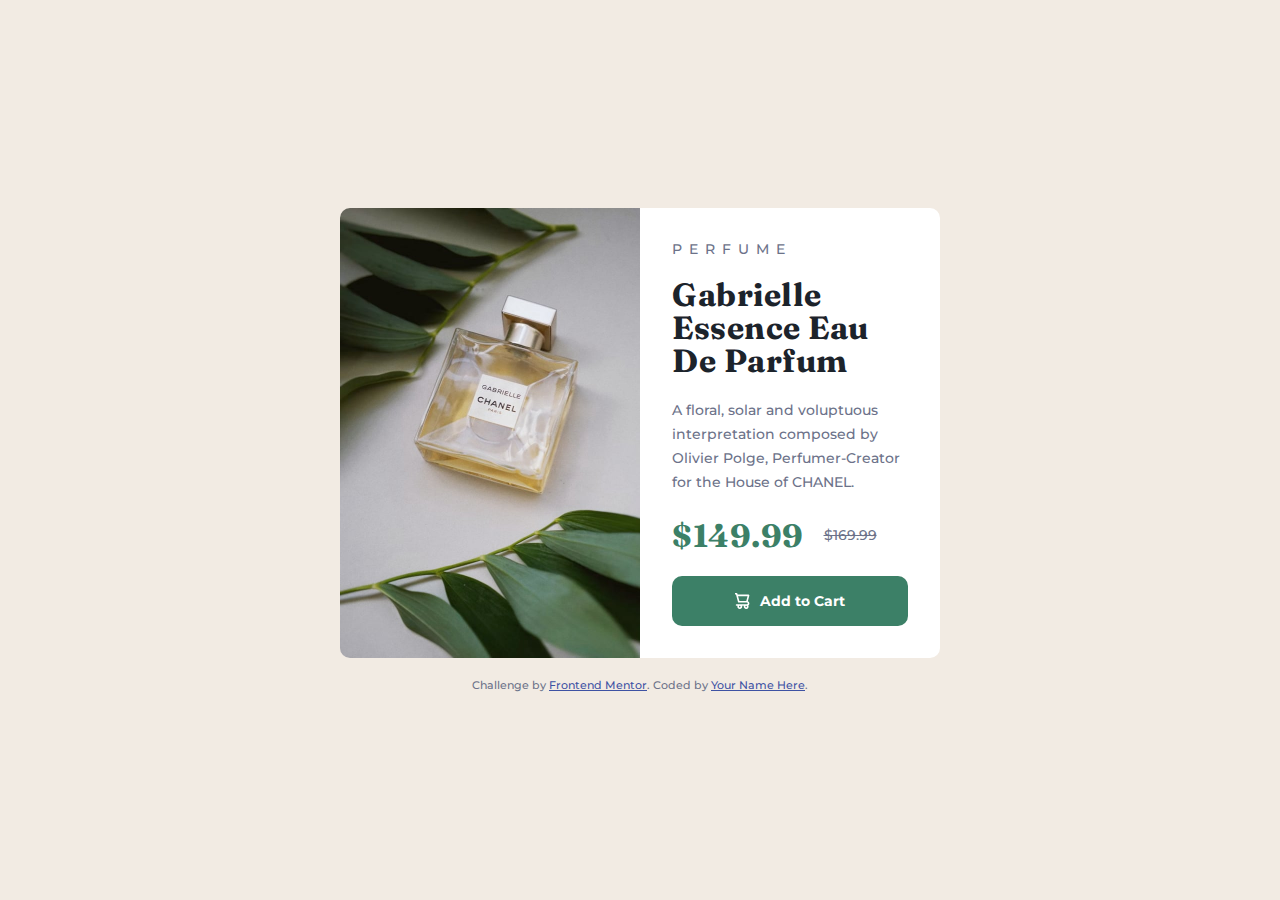
<file: product-preview-card-component-main/index.html>
<!DOCTYPE html>
<html lang="en">
  <head>
    <meta charset="UTF-8" />
    <meta name="viewport" content="width=device-width, initial-scale=1.0" />
    <link
      rel="icon"
      type="image/png"
      sizes="32x32"
      href="./images/favicon-32x32.png" />

    <title>Frontend Mentor | Product preview card component</title>
    <link rel="preconnect" href="https://fonts.googleapis.com" />
    <link rel="preconnect" href="https://fonts.gstatic.com" crossorigin />
    <link
      href="https://fonts.googleapis.com/css2?family=Fraunces:wght@700&family=Montserrat:wght@500;700&display=swap"
      rel="stylesheet" />
    <link rel="stylesheet" href="./style.css" />

    <style>
      .attribution {
        font-size: 11px;
        text-align: center;
      }
      .attribution a {
        color: hsl(228, 45%, 44%);
      }
    </style>
  </head>
  <body>
    <section class="card">
      <div class="card__left">
        <img
          src="./images/image-product-desktop.jpg"
          alt="Perfume Gabrielle Essence Eau De Parfum photo" />
      </div>
      <div class="card__right">
        <div class="card__topic">Perfume</div>
        <h1 class="card__title">Gabrielle Essence Eau De Parfum</h1>
        <p class="card__description">
          A floral, solar and voluptuous interpretation composed by Olivier
          Polge, Perfumer-Creator for the House of CHANEL.
        </p>
        <div class="card__price">
          <span class="card__price-discont">$149.99</span>
          <span class="card__price-full">$169.99</span>
        </div>
        <button class="card__button">
          <img src="./images/icon-cart.svg" alt="Cart" />
          Add to Cart
        </button>
      </div>
    </section>

    <div class="attribution">
      Challenge by
      <a href="https://www.frontendmentor.io?ref=challenge" target="_blank"
        >Frontend Mentor</a
      >. Coded by <a href="#">Your Name Here</a>.
    </div>
  </body>
</html>
</file>
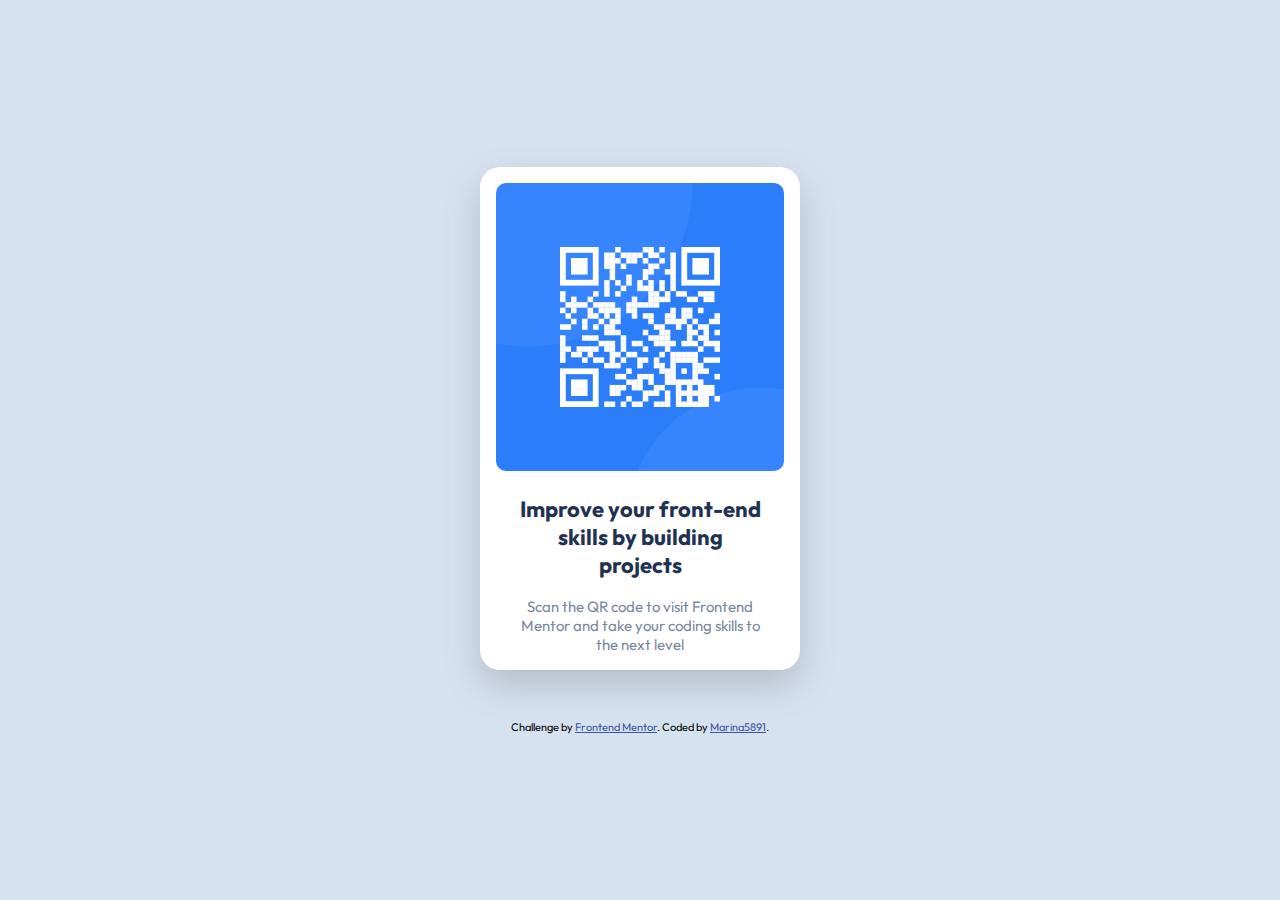
<file: qr-code-component-main/index.html>
<!DOCTYPE html>
<html lang="en">
<head>
  <meta charset="UTF-8">
  <meta name="viewport" content="width=device-width, initial-scale=1.0"> <!-- displays site properly based on user's device -->

  <link rel="icon" type="image/png" sizes="32x32" href="./images/favicon-32x32.png">
  
  <title>Frontend Mentor | QR code component</title>

  <!-- Feel free to remove these styles or customise in your own stylesheet 👍 -->
  <style>
    .attribution { font-size: 11px; text-align: center;}
    .attribution a { color: hsl(228, 45%, 44%); }
  </style>
  <link rel="stylesheet" href="./css/style.css">
</head>
<body>

  <div class="qrcode">
    <div class="qrcode-image">
      <img src="./images/image-qr-code.png" alt="QR code">
    </div>
    <div class="qrcode-description">
      <h3 class="qrcode-title">Improve your front-end skills by building projects</h3>
      <p class="qrcode-text">Scan the QR code to visit Frontend Mentor and take your coding skills to the next level</p>
    </div>
    
  </div>
  
  <div class="attribution">
    Challenge by <a href="https://www.frontendmentor.io?ref=challenge" target="_blank">Frontend Mentor</a>. 
    Coded by <a href="https://github.com/Marina5891">Marina5891</a>.
  </div>
</body>
</html>
</file>
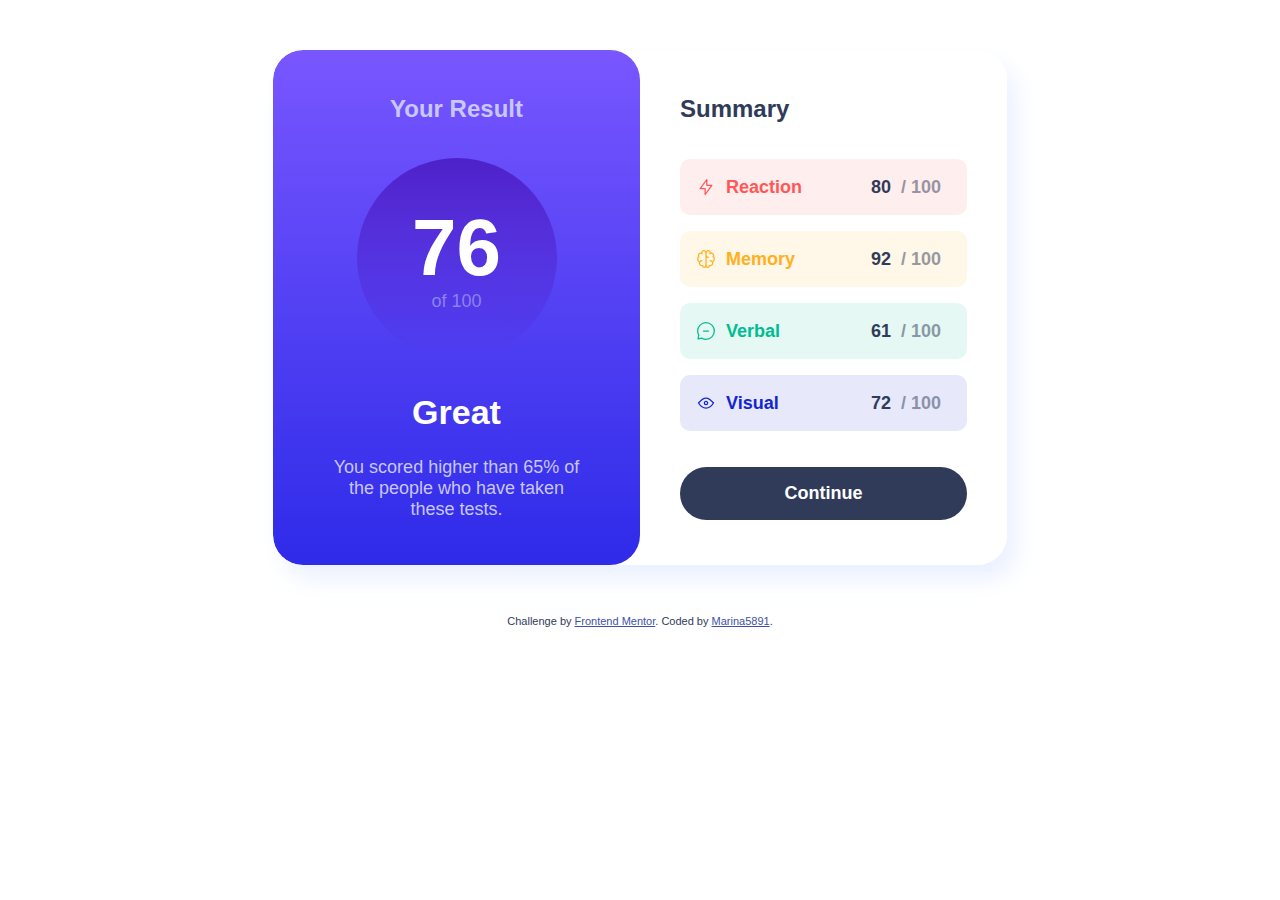
<file: results-summary-component-main/index.html>
<!DOCTYPE html>
<html lang="en">
<head>
  <meta charset="UTF-8">
  <meta name="viewport" content="width=device-width, initial-scale=1.0"> <!-- displays site properly based on user's device -->

  <link rel="icon" type="image/png" sizes="32x32" href="./assets/images/favicon-32x32.png">
  
  <title>Frontend Mentor | Results summary component</title>

  <link rel="stylesheet" href="./css/style.css">
  <style>
    .attribution { font-size: 11px; text-align: center; }
    .attribution a { color: hsl(228, 45%, 44%); }
  </style>
</head>
<body>

  <div class="result-card">
    
    <section class="results">

      <h3 class="result-card_title">Your Result</h3>
    
      <div class="results-scores">
        <span>76</span><span>of 100</span>  
      </div>
      
      <div class="results-description"> 
        <div class="results-grade">Great</div>
        <p class="results-text">You scored higher than 65% of the people who have taken these tests.</p>
      </div>

    </section>

    <section class="summary">
      <h3 class="result-card_title">Summary</h3>

      <ul class="summary-list">

        <li class="summary-item reaction">
          <div>
            <span class="summary-icon">
              <img src="./assets/images/icon-reaction.svg" alt="reaction icon">
            </span>
            <span>Reaction</span>
          </div>
          <div>
            <span class="summary-my-scores">80</span>
            <span class="summary-all-scores">/ 100</span>
          </div>
        </li>

        <li class="summary-item memory">
          <div>
            <span class="summary-icon">
              <img src="./assets/images/icon-memory.svg" alt="memory icon">
            </span>Memory
          </div>
          <div>
            <span class="summary-my-scores">92</span>
            <span class="summary-all-scores">/ 100</span>
          </div>         
        </li>

        <li class="summary-item verbal">
          <div>
            <span class="summary-icon">
              <img src="./assets/images/icon-verbal.svg" alt="verbal icon">
            </span>Verbal
          </div>
          <div>
            <span class="summary-my-scores">61</span>
            <span class="summary-all-scores">/ 100</span>
          </div>
          
        </li>

        <li class="summary-item visual">
          <div>
            <span class="summary-icon">
              <img src="./assets/images/icon-visual.svg" alt="visual icon">
            </span>Visual
          </div>
          <div>
            <span class="summary-my-scores">72</span>
            <span class="summary-all-scores">/ 100</span>
          </div>
        </li>

      </ul>      

      <button class="summary-button">Continue</button>
    </section>
  
  </div>

  <div class="attribution">
    Challenge by <a href="https://www.frontendmentor.io?ref=challenge" target="_blank">Frontend Mentor</a>. 
    Coded by <a href="https://github.com/Marina5891">Marina5891</a>.
  </div>
</body>
</html>
</file>
<file: product-preview-card-component-main/style.css>
@charset "UTF-8";
/* Переменные */
/* Миксины */
/* Общие стили */
* {
  margin: 0;
  padding: 0;
  -webkit-box-sizing: border-box;
          box-sizing: border-box;
}

body {
  font-family: "Montserrat", sans-serif;
  font-size: 14px;
  font-weight: 500;
  color: hsl(228, 12%, 48%);
  display: -webkit-box;
  display: -ms-flexbox;
  display: flex;
  -webkit-box-orient: vertical;
  -webkit-box-direction: normal;
      -ms-flex-direction: column;
          flex-direction: column;
  -webkit-box-pack: center;
      -ms-flex-pack: center;
          justify-content: center;
  -webkit-box-align: center;
      -ms-flex-align: center;
          align-items: center;
  padding: 20px;
  background-color: hsl(30, 38%, 92%);
  min-height: 100vh;
}

/* Карточка + текст */
.card {
  display: -webkit-box;
  display: -ms-flexbox;
  display: flex;
  -webkit-box-orient: horizontal;
  -webkit-box-direction: normal;
      -ms-flex-direction: row;
          flex-direction: row;
  -webkit-box-pack: start;
      -ms-flex-pack: start;
          justify-content: flex-start;
  -webkit-box-align: stretch;
      -ms-flex-align: stretch;
          align-items: stretch;
  max-width: 600px;
  border-radius: 10px;
  overflow: hidden;
  margin-bottom: 20px;
  position: relative;
}
@media (max-width: 650px) {
  .card {
    -webkit-box-orient: vertical;
    -webkit-box-direction: normal;
        -ms-flex-direction: column;
            flex-direction: column;
  }
}
.card__left, .card__right {
  width: 50%;
  max-width: 300px;
  height: 450px;
}
@media (max-width: 650px) {
  .card__left, .card__right {
    width: 100%;
    min-width: 340px;
  }
}
@media (max-width: 650px) {
  .card__left {
    max-height: 240px;
  }
}
.card__left img {
  width: 100%;
  height: auto;
  position: relative;
  top: 0;
  left: 0;
  z-index: -2;
}
@media (max-width: 650px) {
  .card__left img {
    top: -50%;
  }
}
.card__right {
  display: -webkit-box;
  display: -ms-flexbox;
  display: flex;
  -webkit-box-orient: vertical;
  -webkit-box-direction: normal;
      -ms-flex-direction: column;
          flex-direction: column;
  -webkit-box-pack: justify;
      -ms-flex-pack: justify;
          justify-content: space-between;
  -webkit-box-align: _;
      -ms-flex-align: _;
          align-items: _;
  background-color: hsl(0, 0%, 100%);
  padding: 32px;
}
@media (max-width: 650px) {
  .card__right {
    padding: 28px 24px;
  }
}
.card__topic {
  text-transform: uppercase;
  letter-spacing: 7px;
}
.card__title {
  font-family: "Fraunces", serif;
  font-size: 32px;
  font-weight: 700;
  color: hsl(212, 21%, 14%);
  letter-spacing: 0.5px;
  line-height: 103%;
}
.card__description {
  line-height: 170%;
}

/* Цена */
.card__price {
  display: -webkit-box;
  display: -ms-flexbox;
  display: flex;
  -webkit-box-orient: vertical;
  -webkit-box-direction: normal;
      -ms-flex-direction: _;
          flex-direction: _;
  -webkit-box-pack: start;
      -ms-flex-pack: start;
          justify-content: flex-start;
  -webkit-box-align: center;
      -ms-flex-align: center;
          align-items: center;
}
.card__price-discont {
  font-family: "Fraunces", serif;
  font-size: 32px;
  font-weight: 700;
  color: hsl(158, 36%, 37%);
  letter-spacing: 0.5px;
  margin-right: 20px;
}
.card__price-full {
  text-decoration: line-through;
}

/* Кнопка */
.card__button {
  font-family: "Montserrat", sans-serif;
  font-size: 14px;
  font-weight: 700;
  color: hsl(0, 0%, 100%);
  display: -webkit-box;
  display: -ms-flexbox;
  display: flex;
  -webkit-box-orient: vertical;
  -webkit-box-direction: normal;
      -ms-flex-direction: _;
          flex-direction: _;
  -webkit-box-pack: center;
      -ms-flex-pack: center;
          justify-content: center;
  -webkit-box-align: center;
      -ms-flex-align: center;
          align-items: center;
  width: 100%;
  padding: 16px;
  border: none;
  border-radius: 10px;
  background-color: hsl(158, 36%, 37%);
}
.card__button:hover {
  background-color: hsl(158, 36%, 20%);
  cursor: pointer;
}
.card__button img {
  margin-right: 10px;
}
</file>
<file: qr-code-component-main/css/style.css>
@import url('https://fonts.googleapis.com/css2?family=Outfit:wght@400;700&display=swap');

* {
    margin: 0;
    padding: 0;
    -webkit-box-sizing: border-box;
            box-sizing: border-box;
}

body {
    background-color: hsl(212, 45%, 89%);
    font-family: 'Outfit', sans-serif;
    width: 100%;
    height: 100vh;
    display: -webkit-box;
    display: -ms-flexbox;
    display: flex;
    -webkit-box-orient: vertical;
    -webkit-box-direction: normal;
        -ms-flex-direction: column;
            flex-direction: column;
    -webkit-box-pack: center;
        -ms-flex-pack: center;
            justify-content: center;
    -webkit-box-align: center;
        -ms-flex-align: center;
            align-items: center;
}

.qrcode {
    width: 320px;
    height: auto;
    min-height: 497px;
    background-color: hsl(0, 0%, 100%);
    border-radius: 20px;
    -webkit-box-shadow: 0 15px 35px hsl(220, 15%, 75%);
            box-shadow: 0 15px 35px hsl(220, 15%, 75%);
    padding: 16px;
    margin-bottom: 50px;
    display: -webkit-box;
    display: -ms-flexbox;
    display: flex;
    -webkit-box-orient: vertical;
    -webkit-box-direction: normal;
        -ms-flex-direction: column;
            flex-direction: column;
    -webkit-box-align: center;
        -ms-flex-align: center;
            align-items: center;
}

.qrcode-image {
    background-color: hsl(216, 99%, 60%);
    max-width: 288px;
    max-height: 288px;
    width: 100%;
    height: 100%;
    margin-bottom: 24px;
    border-radius: 10px;
    overflow: hidden;
}

 .qrcode-image img {
    width: inherit;
    height: inherit;
} 

.qrcode-description {
    max-width: 250px;
    width: 100%;
    text-align: center;
}

.qrcode-title {
    color: hsl(218, 44%, 22%);
    font-weight: 700;
    font-size: 22px;
    margin-bottom: 18px;
}

.qrcode-text {
    color: hsl(220, 15%, 55%);
    font-weight: 400;
    font-size: 15px;
    letter-spacing: 1%;
}
</file>
<file: results-summary-component-main/css/style.css>
@font-face {
    font-family: 'Hanken Grotesk';
    src: url(../assets/fonts/HankenGrotesk-VariableFont_wght.ttf) format("ttf-variations");
    font-weight: 500 800;
    font-style: normal;
}

* {
    margin: 0;
    padding: 0;
    -webkit-box-sizing: border-box;
            box-sizing: border-box;
}

body {
    font-family: 'Hanken Grotesk', sans-serif;
    font-size: 18px;
    font-weight: 500;
    color: hsl(224, 30%, 27%);
    background-color: hsl(0, 0%, 100%);
    width: 100%;
    display: -webkit-box;
    display: -ms-flexbox;
    display: flex;
    -webkit-box-orient: vertical;
    -webkit-box-direction: normal;
        -ms-flex-direction: column;
            flex-direction: column;
    -webkit-box-pack: space-evenly;
        -ms-flex-pack: space-evenly;
            justify-content: space-evenly;
    -webkit-box-align: center;
        -ms-flex-align: center;
            align-items: center;
    padding: 50px 0;
}

ul {
    list-style: none;
}

.result-card {
    max-width: 734px;
    width: 100%;
    height: auto;
    border-radius: 30px;
    overflow: hidden;
    background-color: hsl(0, 0%, 100%);
    -webkit-box-shadow: 10px 15px 25px hsl(221, 100%, 96%);
            box-shadow: 10px 15px 25px hsl(221, 100%, 96%);
    display: -webkit-box;
    display: -ms-flexbox;
    display: flex;
    margin-bottom: 50px;
}

.result-card_title {
    font-size: 24px;
    font-weight: 700;
}

.results>.result-card_title {
    margin-bottom: 35px;
}

.results>.result-card_title,
.results-text {
    color: hsl(241, 100%, 89%);
}

.results {
    display: -webkit-box;
    display: -ms-flexbox;
    display: flex;
    -webkit-box-orient: vertical;
    -webkit-box-direction: normal;
        -ms-flex-direction: column;
            flex-direction: column;
    -webkit-box-align: center;
        -ms-flex-align: center;
            align-items: center;
    width: 50%;
    border-radius: 30px;
    background: -o-linear-gradient(top, hsl(252, 100%, 67%), hsl(241, 81%, 54%));
    background: -webkit-gradient(linear, left top, left bottom, from(hsl(252, 100%, 67%)), to(hsl(241, 81%, 54%)));
    background: linear-gradient(to bottom, hsl(252, 100%, 67%), hsl(241, 81%, 54%));
    text-align: center;
    padding: 45px 55px;
}

.results-scores {
    width: 200px;
    height: 200px;
    margin-bottom: 35px;
    border-radius: 50%;
    background: -o-linear-gradient(top, hsla(256, 72%, 46%, 1), hsla(241, 72%, 46%, 0));
    background: -webkit-gradient(linear, left top, left bottom, from(hsla(256, 72%, 46%, 1)), to(hsla(241, 72%, 46%, 0)));
    background: linear-gradient(to bottom, hsla(256, 72%, 46%, 1), hsla(241, 72%, 46%, 0));
    display: -webkit-box;
    display: -ms-flexbox;
    display: flex;
    -webkit-box-orient: vertical;
    -webkit-box-direction: normal;
        -ms-flex-direction: column;
            flex-direction: column;
    -webkit-box-pack: center;
        -ms-flex-pack: center;
            justify-content: center;
    -webkit-box-align: center;
        -ms-flex-align: center;
            align-items: center;
}

.results-scores span:first-child {
    color: hsl(0, 0%, 100%);
    font-weight: 800;
    font-size: 80px;
    line-height: 110%;
}

.results-scores span:last-child {
    color: hsla(241, 100%, 89%, 0.5);
    font-size: 18px;
    line-height: 110%;
}

.results-description {
    max-width: 288px;
}

.results-grade {
    color: hsl(0, 0%, 100%);
    font-weight: 700;
    font-size: 34px;
    margin-bottom: 25px;
}

@media (max-width: 740px) {

    body {
        -webkit-box-pack: justify;
            -ms-flex-pack: justify;
                justify-content: space-between;
        padding: 0;
    }

    .result-card {
        -webkit-box-orient: vertical;
        -webkit-box-direction: normal;
            -ms-flex-direction: column;
                flex-direction: column;
        border-top-left-radius: 0%;
        border-top-right-radius: 0%;
    }

    .attribution {
        margin-bottom: 30px;
    }

    .results {
        width: 100%;
        border-top-right-radius: 0%;
        border-top-left-radius: 0%;
    }
}

.summary {
    display: -webkit-box;
    display: -ms-flexbox;
    display: flex;
    -webkit-box-orient: vertical;
    -webkit-box-direction: normal;
        -ms-flex-direction: column;
            flex-direction: column;
    -webkit-box-pack: justify;
        -ms-flex-pack: justify;
            justify-content: space-between;
    width: 50%;
    background-color: inherit;
    padding: 45px 40px;
    font-weight: 700;
}

.summary-item {
    padding: 18px 16px;
    display: -webkit-box;
    display: -ms-flexbox;
    display: flex;
    -webkit-box-pack: justify;
        -ms-flex-pack: justify;
            justify-content: space-between;
    -webkit-box-align: center;
        -ms-flex-align: center;
            align-items: center;
    border-radius: 10px;
    margin-bottom: 16px;
    line-height: 0%;
}

.summary-item:last-child {
    margin-bottom: 0;
}

.summary-item.reaction {
    color: hsl(0, 100%, 67%);
    background-color: hsla(0, 100%, 67%, 0.1);
}

.summary-item.memory {
    color: hsl(39, 100%, 56%);
    background-color: hsla(39, 100%, 56%, 0.1);
}

.summary-item.verbal {
    color: hsl(166, 100%, 37%);
    background-color: hsla(166, 100%, 37%, 0.1);
}

.summary-item.visual {
    color: hsl(234, 85%, 45%);
    background-color: hsla(234, 85%, 45%, 0.1);
}

.summary-item>div {
    display: -webkit-box;
    display: -ms-flexbox;
    display: flex;
    -webkit-box-align: center;
        -ms-flex-align: center;
            align-items: center;
}

.summary-item>div>span {
    margin-right: 10px;
}

.summary-item>div:last-child {
    color: hsl(224, 30%, 27%);
}

.summary-item>div:last-child>span:last-child {
    opacity: 0.5;
}

.summary-button {
    background-color: hsl(224, 30%, 27%);
    border: none;
    border-radius: 30px;
    padding: 16px 0;
    font-size: inherit;
    font-weight: inherit;
    color: hsl(0, 0%, 100%);
}

.summary-button:hover {
    cursor: pointer;
    background: -o-linear-gradient(top, hsl(252, 100%, 67%), hsl(241, 81%, 54%));
    background: -webkit-gradient(linear, left top, left bottom, from(hsl(252, 100%, 67%)), to(hsl(241, 81%, 54%)));
    background: linear-gradient(to bottom, hsl(252, 100%, 67%), hsl(241, 81%, 54%));
}

@media (max-width: 740px) {
    .summary {
        width: 100%;
    }

    .summary .result-card_title,
    .summary-item:last-child {
        margin-bottom: 35px;
    }
}
</file>
